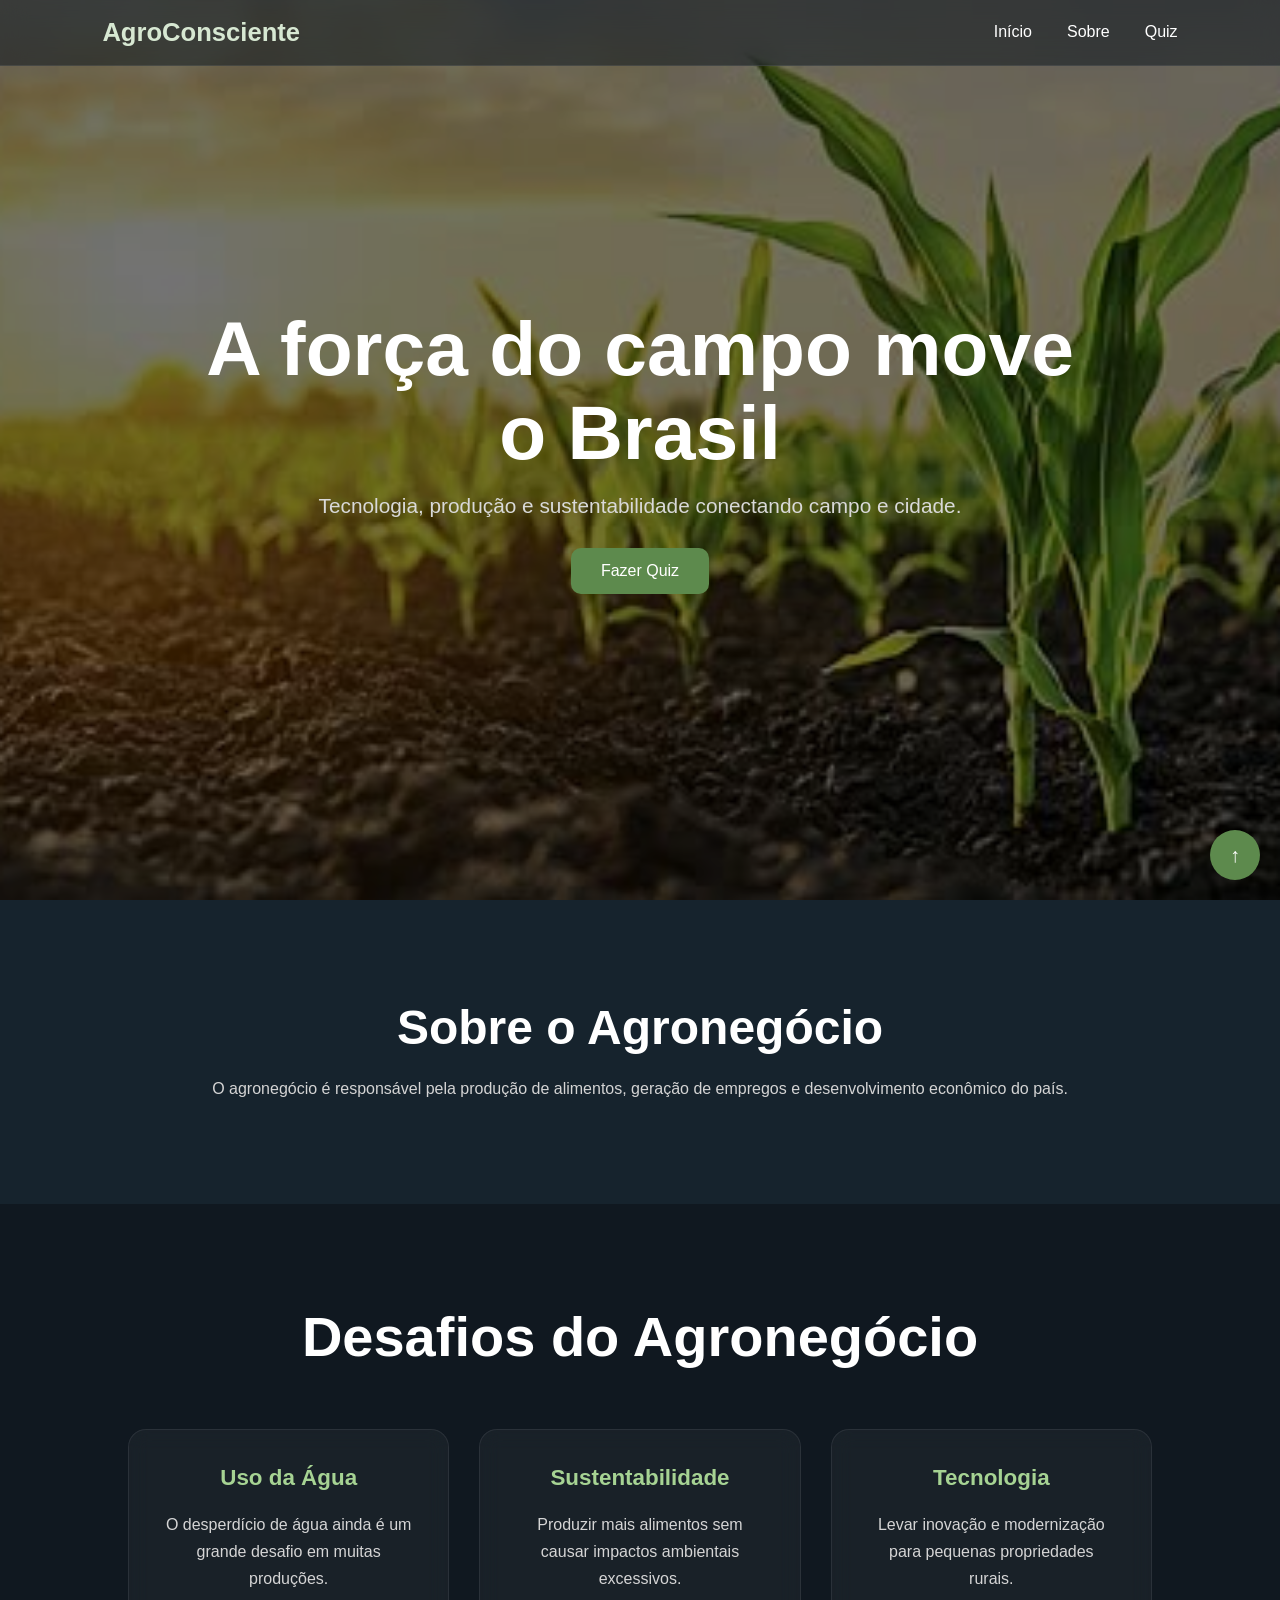
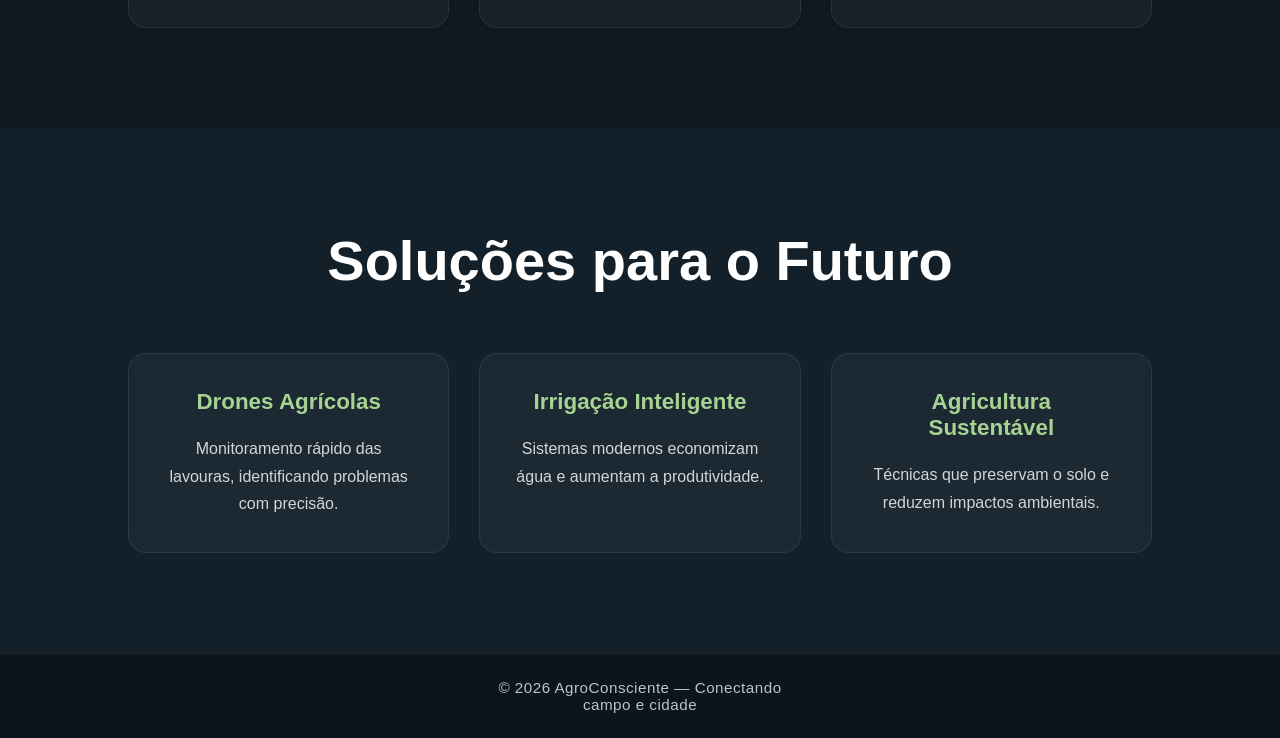
<file: index.html>
<!DOCTYPE html>
<html lang="pt-br">
<head>

    <meta charset="UTF-8">

    <meta name="viewport"
    content="width=device-width, initial-scale=1.0">

    <title>AgroConsciente</title>

    <link rel="stylesheet" href="css/style.css">

    <link rel="icon" href="assets/favicon.ico" type="image/png">

</head>

<body>

    <!-- NAVBAR -->

    <header>

        <nav class="navbar">

            <h1 class="logo">AgroConsciente</h1>

            <ul class="menu">

                <li><a href="#inicio">Início</a></li>

                <li><a href="#sobre">Sobre</a></li>

                <li><a href="quiz.html">Quiz</a></li>

            </ul>

        </nav>

    </header>

    <!-- HERO -->

    <section class="hero" id="inicio">

        <div class="overlay"></div>

        <div class="hero-content">

            <h2>
                A força do campo move o Brasil
            </h2>

            <p>
                Tecnologia, produção e sustentabilidade
                conectando campo e cidade.
            </p>

            <a href="quiz.html" class="btn">
                Fazer Quiz
            </a>

        </div>

    </section>

    <!-- SOBRE -->

    <section class="sobre" id="sobre">

        <h2>Sobre o Agronegócio</h2>

        <p>

            O agronegócio é responsável pela produção
            de alimentos, geração de empregos e
            desenvolvimento econômico do país.

        </p>

    </section>

    <!-- DESAFIOS -->

<section class="desafios">

    <h2>
        Desafios do Agronegócio
    </h2>

    <div class="cards">

        <div class="card">

            <h3>Uso da Água</h3>

            <p>
                O desperdício de água ainda é um
                grande desafio em muitas produções.
            </p>

        </div>

        <div class="card">

            <h3>Sustentabilidade</h3>

            <p>
                Produzir mais alimentos sem causar
                impactos ambientais excessivos.
            </p>

        </div>

        <div class="card">

            <h3>Tecnologia</h3>

            <p>
                Levar inovação e modernização
                para pequenas propriedades rurais.
            </p>

        </div>

    </div>

</section>

<!-- SOLUÇÕES -->

<section class="solucoes">

    <h2>
        Soluções para o Futuro
    </h2>

    <div class="cards">

        <div class="card">

            <h3>Drones Agrícolas</h3>

            <p>
                Monitoramento rápido das lavouras,
                identificando problemas com precisão.
            </p>

        </div>

        <div class="card">

            <h3>Irrigação Inteligente</h3>

            <p>
                Sistemas modernos economizam água
                e aumentam a produtividade.
            </p>

        </div>

        <div class="card">

            <h3>Agricultura Sustentável</h3>

            <p>
                Técnicas que preservam o solo e
                reduzem impactos ambientais.
            </p>

        </div>

    </div>

</section>

    <!-- BOTÃO TOPO -->

    <button id="topo">
        ↑
    </button>

    <footer class="footer">

    <p>
        © 2026 AgroConsciente —
        Conectando <br> campo e cidade
    </p>

</footer>
    
    <script src="js/script.js"></script>

</body>
</html>
</file>
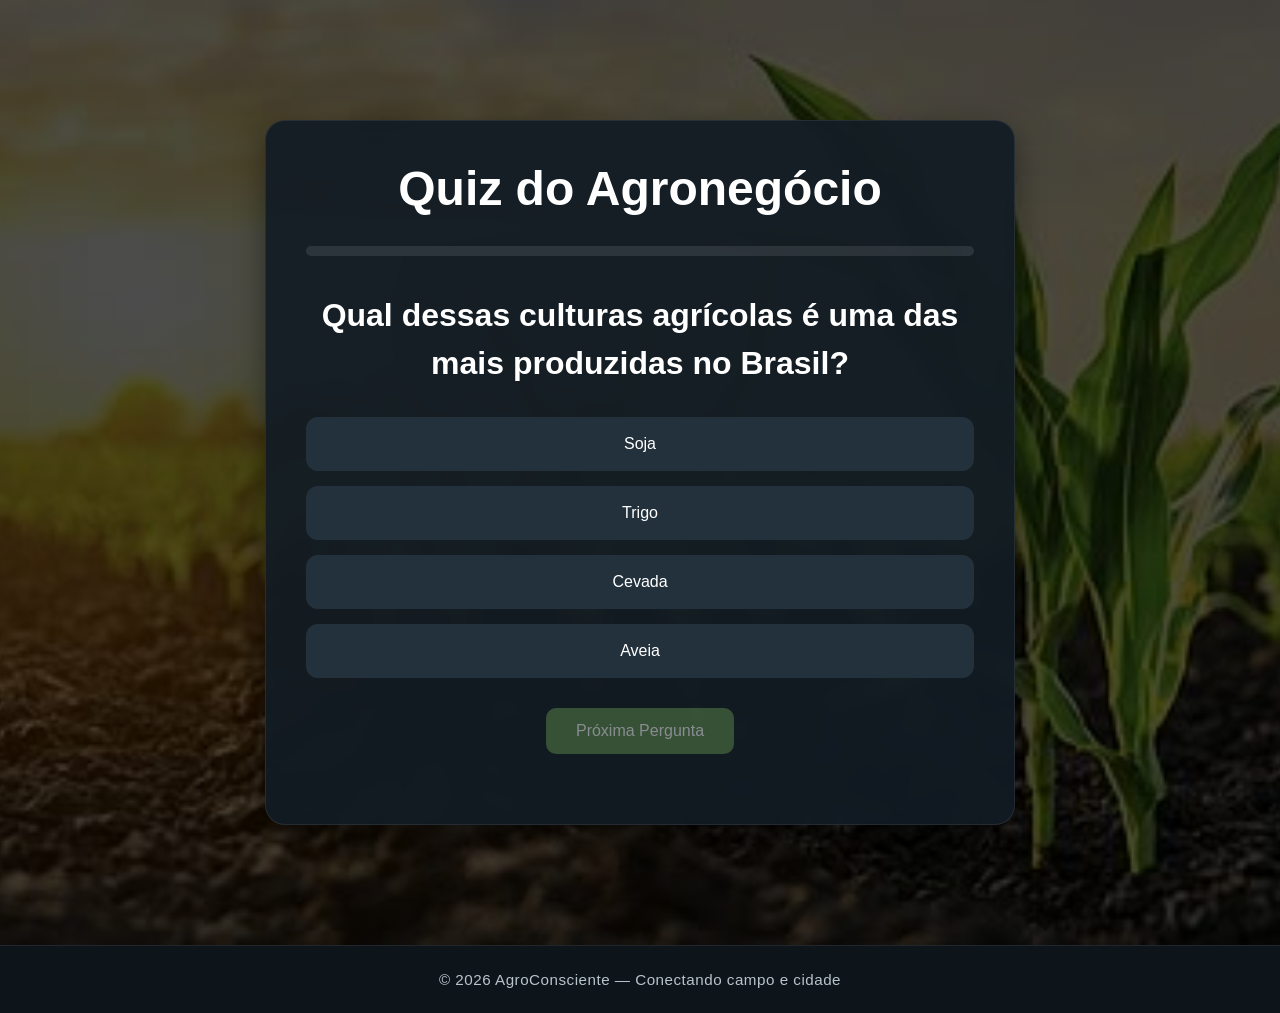
<file: quiz.html>
<!DOCTYPE html>
<html lang="pt-br">
<head>
    <meta charset="UTF-8">
    <meta name="viewport" content="width=device-width, initial-scale=1.0">
    <title>Quiz Agro</title>
    <link rel="stylesheet" href="css/style.css">
    <link rel="icon" href="assets/favicon.ico" type="image/png">
</head>
<body>

    <section class="quiz-page">
        <div class="quiz-card">
            <h1>Quiz do Agronegócio</h1>
            
            <div class="progresso">
                <div id="barra"></div>
            </div>

            <h2 id="pergunta"></h2>
            <div id="respostas"></div>

            <button id="proxima" class="btn">
                Próxima Pergunta
            </button>

            <div id="resultado"></div>

            <!-- QUADRO DE LÍDERES SEM CSS INLINE -->
            <div id="container-ranking" class="ranking-box">
                <h3 class="ranking-titulo">🏆 Quadro de Líderes (Top 5)</h3>
                <ul id="lista-ranking" class="ranking-lista"></ul>
            </div>

            <div class="acoes-finais">
                <a href="index.html" id="inicioBtn" class="btn voltar">
                    Voltar ao início
                </a>
                <button id="reiniciar" class="btn">
                    Reiniciar Quiz
                </button>
            </div>
        </div>
    </section>

    <footer class="footer">
        <p>
            © 2026 AgroConsciente — Conectando campo e cidade
        </p>
    </footer>
    
    <script src="js/quiz.js"></script>
</body>
</html>
</file>
<file: css/style.css>
/* RESET */
*{
    margin: 0;
    padding: 0;
    box-sizing: border-box;
}

/* BODY */
body{
    font-family: Arial, Helvetica, sans-serif;
    color: white;
    background-color: #101820;
    overflow-x: hidden;
}

/* IMAGEM DE FUNDO - HERO INDEX */
.hero{
    position: relative;
    width: 100%;
    min-height: 100vh;
    background-image: url("../assets/AGRO.jpg");
    background-size: cover;
    background-position: center;
    display: flex;
    align-items: center;
    justify-content: center;
    padding: 120px 20px;
}

/* OVERLAY */
.overlay{
    position: absolute;
    width: 100%;
    height: 100%;
    background: rgba(0,0,0,0.55);
    top: 0;
    left: 0;
}

/* NAVBAR */
.navbar{
    position: fixed;
    top: 0;
    left: 0;
    width: 100%;
    padding: 18px 8%;
    display: flex;
    align-items: center;
    justify-content: space-between;
    z-index: 1000;
    backdrop-filter: blur(12px);
    background: rgba(16,24,32,0.55);
    border-bottom: 1px solid rgba(255,255,255,0.08);
}

/* LOGO */
.logo{
    font-size: 1.6rem;
    color: #d7e8d2;
}

/* MENU */
.menu{
    display: flex;
    list-style: none;
    gap: 35px;
}

.menu a{
    text-decoration: none;
    color: white;
    transition: 0.3s;
}

/* LINHA HOVER */
.menu a::after{
    content: "";
    display: block;
    width: 0;
    height: 2px;
    background: #8bb174;
    transition: 0.3s;
}

.menu a:hover::after{
    width: 100%;
}

/* HERO CONTENT */
.hero-content{
    position: relative;
    z-index: 2;
    max-width: 900px;
    text-align: center;
}

/* TÍTULO */
.hero-content h2{
    font-size: clamp(2.5rem, 6vw, 5rem);
    margin-bottom: 20px;
    line-height: 1.1;
}

/* TEXTO */
.hero-content p{
    font-size: clamp(1rem, 2vw, 1.3rem);
    margin-bottom: 30px;
    color: #d9d9d9;
}

/* BOTÃO */
.btn{
    display: inline-block;
    padding: 14px 30px;
    background: #5d8a4d;
    color: white;
    text-decoration: none;
    border-radius: 10px;
    transition: 0.3s;
    border: none;
    cursor: pointer;
    font-size: 1rem;
}

.btn:hover{
    background: #4b723d;
    transform: translateY(-2px);
}

/* SOBRE */
.sobre{
    padding: 100px 10%;
    background: #16232d;
    text-align: center;
}

.sobre h2{
    font-size: clamp(2rem, 4vw, 3rem);
    margin-bottom: 20px;
}

.sobre p{
    max-width: 900px;
    margin: auto;
    line-height: 1.8;
    color: #d4d4d4;
}

/* BOTÃO TOPO */
#topo{
    position: fixed;
    right: 20px;
    bottom: 20px;
    width: 50px;
    height: 50px;
    border: none;
    border-radius: 50%;
    background: #5d8a4d;
    color: white;
    font-size: 20px;
    cursor: pointer;
    z-index: 999;
    transition: 0.3s;
}

#topo:hover{
    transform: scale(1.1);
}

/* ========================= */
/* RESPONSIVIDADE TABLET */
/* ========================= */
@media(max-width: 900px){
    .navbar{
        padding: 18px 5%;
    }
    .menu{
        gap: 20px;
    }
    .hero-content{
        max-width: 700px;
    }
}

/* ========================= */
/* RESPONSIVIDADE CELULAR */
/* ========================= */
@media(max-width: 600px){
    .navbar{
        flex-direction: column;
        gap: 15px;
    }
    .menu{
        gap: 18px;
        flex-wrap: wrap;
        justify-content: center;
    }
    .hero{
        padding-top: 180px;
    }
    .hero-content h2{
        line-height: 1.2;
    }
    .btn{
        width: 100%;
        max-width: 300px;
    }
    #topo{
        width: 45px;
        height: 45px;
    }
}

/* ========================= */
/* QUIZ PAGE */
/* ========================= */
.quiz-page{
    min-height: 100vh;
    display: flex;
    justify-content: center;
    align-items: center;
    padding: 120px 20px;
    background: linear-gradient(rgba(0,0,0,0.7), rgba(0,0,0,0.7)), url("../assets/AGRO.jpg");
    background-size: cover;
    background-position: center;
}

.quiz-card{
    width: 100%;
    max-width: 750px;
    background: rgba(18, 28, 36, 0.92);
    backdrop-filter: blur(10px);
    border: 1px solid rgba(255,255,255,0.08);
    border-radius: 20px;
    padding: 40px;
    text-align: center;
    box-shadow: 0 10px 30px rgba(0,0,0,0.4);
}

.quiz-card h1{
    margin-bottom: 30px;
    font-size: clamp(2rem, 4vw, 3rem);
}

#pergunta{
    margin-bottom: 30px;
    line-height: 1.5;
    font-size: clamp(1.2rem, 3vw, 2rem);
}

/* RESPOSTAS */
#respostas{
    display: flex;
    flex-direction: column;
    gap: 15px;
    margin-bottom: 30px;
}

#respostas button.btn-resposta{
    width: 100%;
    padding: 18px;
    border: none;
    border-radius: 12px;
    background: #23313d;
    color: white;
    font-size: 1rem;
    cursor: pointer;
    transition: 0.3s;
}

#respostas button.btn-resposta:hover:not(:disabled){
    background: #304353;
    transform: translateY(-2px);
}

/* PROGRESSO */
.progresso{
    width: 100%;
    height: 10px;
    background: rgba(255,255,255,0.1);
    border-radius: 30px;
    overflow: hidden;
    margin-bottom: 35px;
}

#barra{
    width: 0%;
    height: 100%;
    background: #6e9b5e;
    transition: 0.4s;
}

/* RESULTADO */
#resultado{
    margin-top: 30px;
    font-size: 1.3rem;
    color: #d8e8d1;
    line-height: 1.6;
}

/* ADICIONAL ESTILO DO RANKING DINÂMICO */
#container-ranking li {
    color: #2c5e2e !important;
    font-size: 1rem;
}

/* AÇÕES FINAIS */
.acoes-finais{
    margin-top: 30px;
    display: none;
    gap: 15px;
    justify-content: center;
    flex-wrap: wrap;
}

.voltar{
    background: #3e5f76;
}

.voltar:hover{
    background: #507892;
}

/* RESPONSIVIDADE QUIZ */
@media(max-width: 600px){
    .quiz-card{
        padding: 30px 20px;
    }
    #respostas button.btn-resposta{
        padding: 15px;
    }
}

/* ========================= */
/* FOOTER */
/* ========================= */
.footer{
    width: 100%;
    padding: 25px 20px;
    text-align: center;
    background: #0d141a;
    border-top: 1px solid rgba(255,255,255,0.08);
}

.footer p{
    color: #b8c4cc;
    font-size: 0.95rem;
    letter-spacing: 0.5px;
}

/* ========================= */
/* DESAFIOS E SOLUÇÕES */
/* ========================= */
.desafios,
.solucoes{
    padding: 100px 10%;
    background: #101820;
    text-align: center;
}

.solucoes{
    background: #13202a;
}

.desafios h2,
.solucoes h2{
    font-size: clamp(2rem, 5vw, 3.5rem);
    margin-bottom: 60px;
}

/* GRID DOS CARDS */
.cards{
    display: grid;
    grid-template-columns: repeat(auto-fit, minmax(250px, 1fr));
    gap: 30px;
}

/* CARD */
.card{
    background: rgba(255,255,255,0.04);
    border: 1px solid rgba(255,255,255,0.08);
    border-radius: 18px;
    padding: 35px;
    transition: 0.3s;
    backdrop-filter: blur(10px);
}

.card:hover{
    transform: translateY(-8px);
    background: rgba(255,255,255,0.06);
}

.card h3{
    margin-bottom: 20px;
    color: #a6d393;
    font-size: 1.4rem;
}

.card p{
    color: #d5d5d5;
    line-height: 1.7;
}

/* ========================= */
/* ESTILIZAÇÃO DO RANKING (CONCURSO AGRINHO) */
/* ========================= */
.ranking-box {
    display: none;
    margin-top: 25px;
    padding: 15px;
    background: #f4f9f4;
    border-radius: 8px;
    border: 1px solid #cce3cc;
    text-align: left;
}

.ranking-titulo {
    margin-top: 0;
    color: #2c5e2e;
    border-bottom: 2px solid #4f8a4c;
    padding-bottom: 5px;
}

.ranking-lista {
    list-style: none;
    padding: 0;
    margin: 0;
}

.ranking-lista li {
    color: #2c5e2e;
    font-size: 1rem;
    padding: 8px 0;
    border-bottom: 1px solid #eee;
    display: flex;
    justify-content: space-between;
}

.ranking-lista li span strong {
    color: #4f8a4c;
}
</file>
